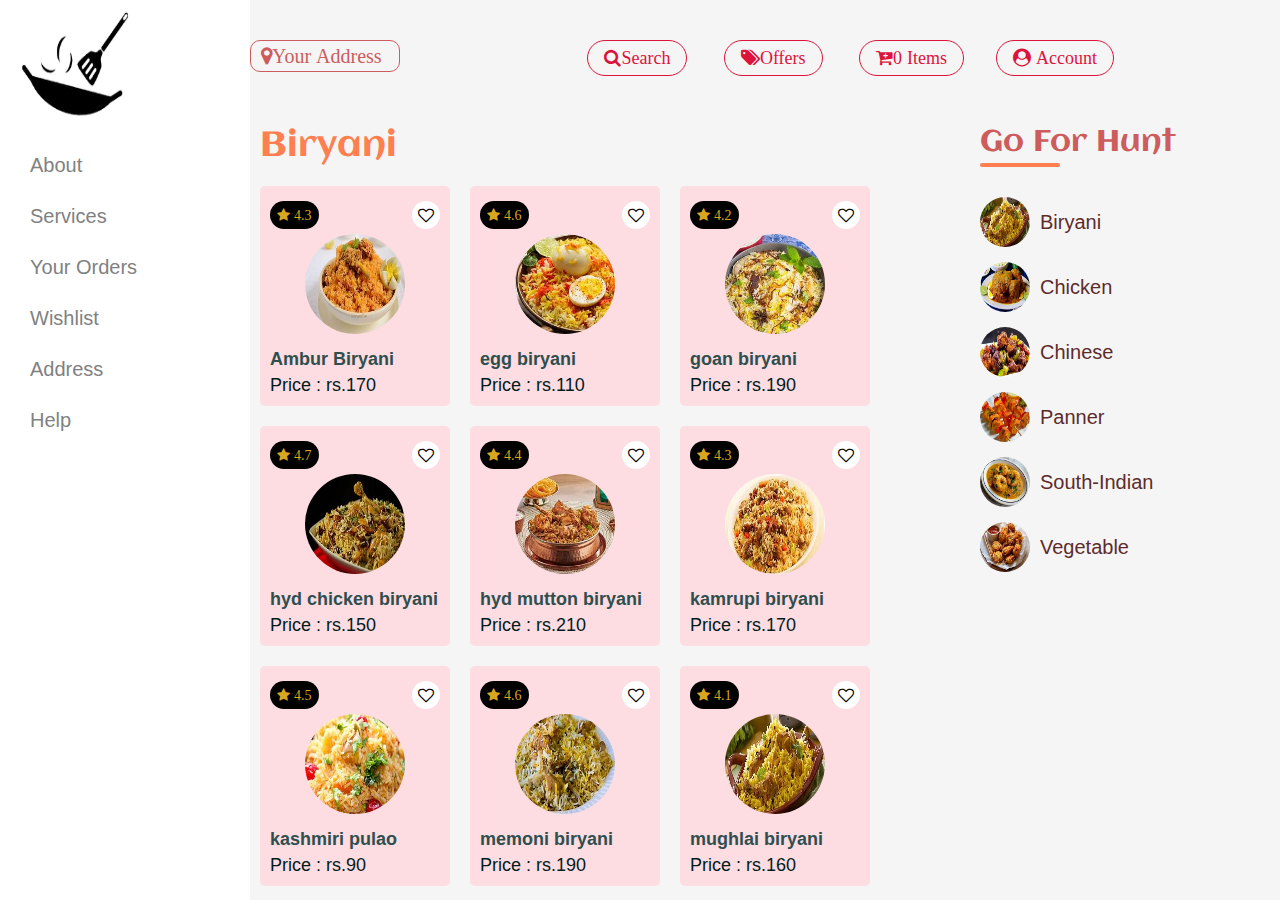
<file: hero.htm>
<!DOCTYPE html>
<html lang="en">
<head>
    <meta charset="UTF-8">
    <meta name="viewport" content="width=device-width, initial-scale=1.0">
    <title>FOOD_ORDER</title>
    <link rel="stylesheet" href="hero.css">
    <link rel="stylesheet" href="https://cdnjs.cloudflare.com/ajax/libs/font-awesome/4.7.0/css/font-awesome.min.css">
</head>
<body>
    
    <div id="container"
    class="container">
            <div id="menu">
                <div class="brand-logo">
                    <img src="logo_food-removebg-preview.png"
                     alt="logo">
                </div>
                <div class="menu-item">
                    <a href="#">About</a>
                    <a href="#">Services</a>
                    <a href="#">Your Orders</a>
                    <a href="#">Wishlist</a>
                    <a href="#">Address</a>
                    <a href="#">Help</a>
                </div>
            </div>

            <div id="food-container">
                <div id="header">
                    <div class="add-box">
                        <i class="fa fa-map-marker your-address" id="add-address">Your Address</i>
                    </div>
                    <div class="util">
                        <i class="fa fa-search">Search</i>
                        <i class="fa fa-tags">Offers</i>
                        <i class="fa fa-cart-plus" id="cart-plus">0 Items</i>
                    </div>
                </div>

                <div id="food-items" >
                    <div id="biryani">
                        <p id="category-name">Biryani</p>
                    </div>

                    <div id="chicken">
                        <p id="category-name">chicken Delicious</p>
                    </div>

                    <div id="panner">
                        <p id="category-name">Panner Mania</p>
                    </div>

                    <div id="vegetable">
                        <p id="category-name">Pure Veg Dishes</p>
                    </div>

                    <div id="chinese">
                        <p id="category-name">Chinese Corner</p>
                    </div>

                    <div id="south-indian">
                        <p id="category-name">South Indian</p>
                    </div>
                </div>

                <div id="cart-page" class="cart-toggle">
                    <p id="cart-title">Cart Items</p>
                    <p id="m-total-amount">Total Amount : rs 1500</p>
                    <table>
                        <thead>
                            <td>Item</td>
                            <td>Name</td>
                            <td>Quantity</td>
                            <td>Price</td>
                        </thead>
                        <tbody id="table-body">
                            

                        </tbody>
                    </table>
                </div>
            </div>

            <div id="cart">
                <div class="taste-header">
                    <div class="user">
                        <i class="fa fa-user-circle">
                            Account
                        </i>
                    </div>
                </div>
                <div id="category-list">
                    <p class="item-menu">Go For Hunt</p>
                    <div class="border"></div>
                </div>
                
                <div id="checkout" class="cart-toggle">
                    <p id="total-item">Total Item : 5</p>
                    <p id="total-price">Total Amount : 900</p>
                    <p id="delievery">Free Delivery above rs.250</p>
                    <button class="cart-btn">Checkout</button>
                </div>
            </div>
        </div>
    </div>
   
    <!-- mobile view -->
    
    <div id="mobile-view" class="mobile-view">
        <div class="mobile-top">
            <div class="logo-box">
                <img src="logo_food-removebg-preview.png" alt="logo">
                <i class="fa fa-map-maker your-address" id="m-add-address">
                    Your Address
                </i>
            </div>
            <div class="top-menu">
                <i class="fa fa-search"></i>
                <i class="fa fa-tag"></i>
                <i class="fa fa-heart-o"></i>
                <i class="fa fa-cart-plus" id ="m-cart-plus">0</i>
            </div>
        </div>
        <div class="item-container" >
            <div class="category-header" id="category-header">

            </div>
        </div>

        <div class="mobile-footer">
            <a href="#">Home</a>
            <a href="#">Cart</a>
            <a href="#">offers</a>
            <a href="#">orders</a>
        </div>
    </div>
    </div>

    <!-- script -->
    <script src="hero.js" type="module"></script>
</body>
</html>
</file>
<file: hero.css>
@import url('https://fonts.googleapis.com/css2?family=Libre+Baskerville:wght@400;700&family=Oswald:wght@300;400&display=swap');
@import url('https://fonts.googleapis.com/css2?family=Aclonica&family=Libre+Baskerville:wght@400;700&family=Oswald:wght@300;400&display=swap');
*{
    padding: 0;
    margin: 0;
    box-sizing: border-box;
    scroll-behavior: smooth;
}
html{
    height: 100%;
}
body{
    height: 100%;
    font-family: 'Nunito',sans-serif;
}
.container{
    display: grid;
    grid-template-columns: 250px 2fr 300px;
    height: 100%;
    overflow: hidden;
}

#menu{
    background: white;
}
.brand-logo{
    padding:0px;
}
.brand-logo img{
    width: 150px;
    height: 150px;
    margin-top: -20px;
}
.menu-item a{
    display: block;
    text-decoration: none;
    font-size: 20px;
    padding: 8px 30px;
    margin: 12px 0;
    color: rgb(128 129 129);
    font-weight: 300;
}
.menu-item a:hover{
    background: rgb(250,210,218);
}


#food-container{
    background: whitesmoke;
    overflow: scroll;
    overflow-x: hidden;
    box-sizing: content-box;
}
#header{
    display: flex;
    justify-content: space-between;
    align-items: center;
    padding-top: 40px;
    padding-bottom: 10px;
    position: sticky;
    top: 0;
    background: whitesmoke;
    z-index: 1;
}
::-webkit-scrollbar{
    display: none;
}
#header .address{
    font-size: 20px;
}
.your-address{
    border: 1px solid indianred;
    color: indianred;
    padding: 5px 10px;
    border-radius: 10px;
    width: 150px;
    overflow: hidden;
    white-space: nowrap;
    text-overflow: ellipsis;
    cursor: pointer;
}
.add-box i{
    font-size: 20px;
}
.util i,.user i{
    font-size: 18px;
    margin: 0 16px;
    border: 1px solid crimson;
    padding: 8px 16px;
    color: crimson;
    border-radius: 20px;
    cursor: pointer;
    
}
.util i:active,.user i:active{
    color: white;
    background: crimson;
}
.food-items{
    display: none;
}
#biryani,#chicken,#panner,#vegetable,#chinese,#south-indian{
    margin-top: 40px;
    font-family: 'Aclonica', sans-serif;
}
#panner #item-card,#vegetable #item-card{
    background: rgb(218,253,18);
}
#chinese #item-card,#south-indian #item-card{
    background: rgb(221,243,243);
}
#category-name,.item-menu{
    margin: 10px;
    font-size: 35px;
    color: coral;
}
#item-card{
    width: 190px;
    height: 220px;
    padding: 10px;
    margin: 10px;
    display: inline-block;
    border-radius: 5px;
    background: rgb(253,221,226);
    cursor: pointer;
    transition: 0.5s all ease-in-out;
    font-family: 'Nunito',sans-serif;
}
#card-top{
    display: flex;
    margin: 5px 0;
    justify-content: space-between;
}
#rating{
    padding: 7px;
    color: goldenrod;
    background: black;
    font-size: 14px;
    border-radius: 14px;
}
.fa-heart-o{
    padding: 6px;
    background: white;
    cursor: pointer;
    border-radius: 50%;
}
.toogle-heart{
    background: orangered;
    color: white;
}
#item-card img{
    width: 100px;
    height: 100px;
    border-radius: 50%;
    margin: auto;
    display: block;
    margin-bottom: 15px;
    transition: 0.5s all ease-in-out;
}
#item-card:hover img{
    transform: scale(1.2);
}
#item-name{
    margin: 5px 0;
    font-weight: 600;
    color: darkslategray;
    font-size: 18px;
}
#item-price{
    margin: 0;
    color: rgb(2,27,27);
    font-weight: 500;
    font-size: 18px;
}




#cart{
    background: whitesmoke;
    padding-right: 30px;
    overflow-y: scroll;
}
.taste-header{
    padding-top: 40px;
    padding-bottom: 10px;
    position: sticky;
    top: 0;
    background: whitesmoke;
}
.item-menu{
    margin: 0;
    font-size: 30px;
    margin-top: 40px;
    color: indianred;
    background: whitesmoke;
    font-family: 'Aclonica', sans-serif;
}
.border{
    width: 80px;
    height: 4px;
    margin: 3px 0;
    margin-bottom: 30px;
    border-radius: 2px;
    background: coral;
}
.list-card{
    display: flex;
    align-items: center;
    margin-top: 15px;
    border-radius: 25px;
    cursor: pointer;
    transition: 0.3s all ease-in-out;
}
.list-card:hover{
    background: rgb(255,216,222);
}
.list-card:hover img{
    transition: 0.5s all ease-in-out;
    transform: scale(1.2);
}
.list-card img{
    width: 50px;
    height: 50px;
    border-radius: 50%;
}
.list-name{
    font-size: 20px;
    margin: 0 10px;
    text-decoration: none;
    text-transform: capitalize;
    color: rgb(94,43,43);
}
#category-list{
}
.cart-toggle{
    display: none;
}
#cart-page{
    background: white;
    margin: 40px;
    margin-right: 50px;
    padding: 20px 30px;
    padding-bottom: 30px;
    position: relative;
}
#cart-title{
    font-size: 35px;
    margin: 0;
    color: indianred;
    font-family: 'Aclonica', sans-serif;
}
#cart-page table{
    width: 100%;
    margin-top: 20px;
    text-align: center;
}
#cart-page table thead td{
    font-size: 25px;
    padding-bottom: 10px;
}

#m-total-amount{
    display: none;
}
#cart-page table tbody td{
    padding: 10px 0;
    font-size: 20px;
}
#cart-page table tbody button{
    outline: none;
    border: none;
    font-size: 16px;
    background: none;
    background: lightcoral;
    color: white;
    border-radius: 3px;
    cursor: pointer;
    margin: 0 5px;
    padding: 3px 8px;
}
#cart-page table tbody img{
    width: 75px;
    height: 75px;
    border-radius: 50px;
}
#checkout{
    text-align: center;
    margin: 40px auto;
    border-radius: 5px;
    background: white;
    padding: 10px 20px;
}
#checkout p{
    margin: 15px 0;
    float: left;
}
#total-price,#total-item{
    font-size: 25px;
    color: indianred;
}
.cart-btn{
    outline: none;
    border: none;
    background: crimson;
    color: white;
    padding: 10px 25px;
    border-radius: 20px;
    font-size: 18px;
    text-transform: uppercase;
    bottom: 30px;
    margin: 15px 0;
    cursor: pointer;
}
.cart-btn:active{
    color: crimson;
    background: none;
    border: 1px solid crimson;
}
#delievery{
    font-size: 20px;
    color: limegreen;
}

.mobile-view{
    display: none;
}

/* mobile design*/
@media screen and (max-width:800px){
    #container{
        display: none;
    }
    #mobile-view{
        display: grid;
        grid-template-rows: 120px 1fr 50px;
        height: 100%;
        overflow: hidden;
        width: 100vw;
        
    }
    .mobile-top{
        padding: 5px 15px;
        z-index: 1;
        background: white;

    }
    .item-container{
        overflow-y: scroll;
    }
    .logo-box,.top-menu{
        display: flex;
        justify-content: space-between;
        align-items: center;
    }
    .logo-box img{
        width: 90px;
        height: 70px;
    }
    .top-menu{
        color: indianred;

    }
    .top-menu i{
        font-size: 20px;
        cursor: pointer;
        padding: 12px 5px;
        border-radius: 50%;
    }
    .m-cart-toggle{
        color:white;
        background: lightcoral;
    }
    .category-header{
        display: flex;
        width: 100%;
        overflow-x: scroll;
        position: sticky;
        top: 0;
        background: white;
        z-index: 1;
        border-bottom: 1px solid rgb(219,219,219);
        margin: 0; 
    }
    .toggle-category{
        display: none;
        position: relative;
    }
    .list-card{
        margin: 0 10px;
        text-align: center;
    }
    .list-card img{
        width: 60px;
        height: 60px;
        border-radius: 50%;
    }
    .list-card:hover{
        background: none;
        transform: none;
    }
    .list-card:hover img{
        transform: none;
        transition: none;
    }
    .list-name{
        margin: 5px 0;
        color: coral;
        width: max-content;
        font-size: 16px;
    }
    #food-items{
        padding: 5px 10px;
    }
    .mobile-footer{
        display:flex ;
        justify-content: space-between;
        align-items: center;
        padding: 5px 15px;
        background: white;
        border-top: 1px solid white;
      
    }
    .mobile-footer a{
        color: indianred;
        text-decoration: none;
        font-size: 20px;
        position: sticky;
        bottom: 0;    
   }
   #category-name{
    font-size: 25px;
   }
   #item-card{
    width: 150px;
    height: 200px;
   }
   #item-card img{
    width: 100px;
    height: 100px;
    margin-bottom: px;
   }
   #item-card:hover img{
    transform: none;
   }
   #item-name,#item-price{
    font-size: 15px;
   }
   .list-card{
    flex-direction: column;
   }
   #cart-page{
    margin: 3px 0;
    padding: 10px 5px;
    padding-bottom: 30px;
    border-top: 1px solid rgb(219,219,219);
   }
   #cart-page table thead td{
    font-size: 20px;
   }
   #cart-page table tbody td{
    font-size: 18px;
   }
   #cart-page table tbody img{
    width: 60px;
    height: 60px;
    }
    #card-title{
        font-size: 25px;
        display: inline-block;
    }
    #m-total-amount{
        display: inline-block;
        color: lightcoral;
        padding: 5px 10px;
        margin: 0;
        border: 1px solid lightcoral;
        float: right;
    }
    .cart-btn
    {
        font-size: 14px;
        background: lightcoral;
        padding: 8px 15px;
        margin: auto;
    }
    .btn-box{
        text-align: center;
    }
    #biryani{
        margin-top: 10px;
    }
}

@media screen and (max-width: 380px){
    item-card{
        height: 200px;
        width: 160px;
    }
    #food-items{
        padding: 0;
    }
}
</file>
